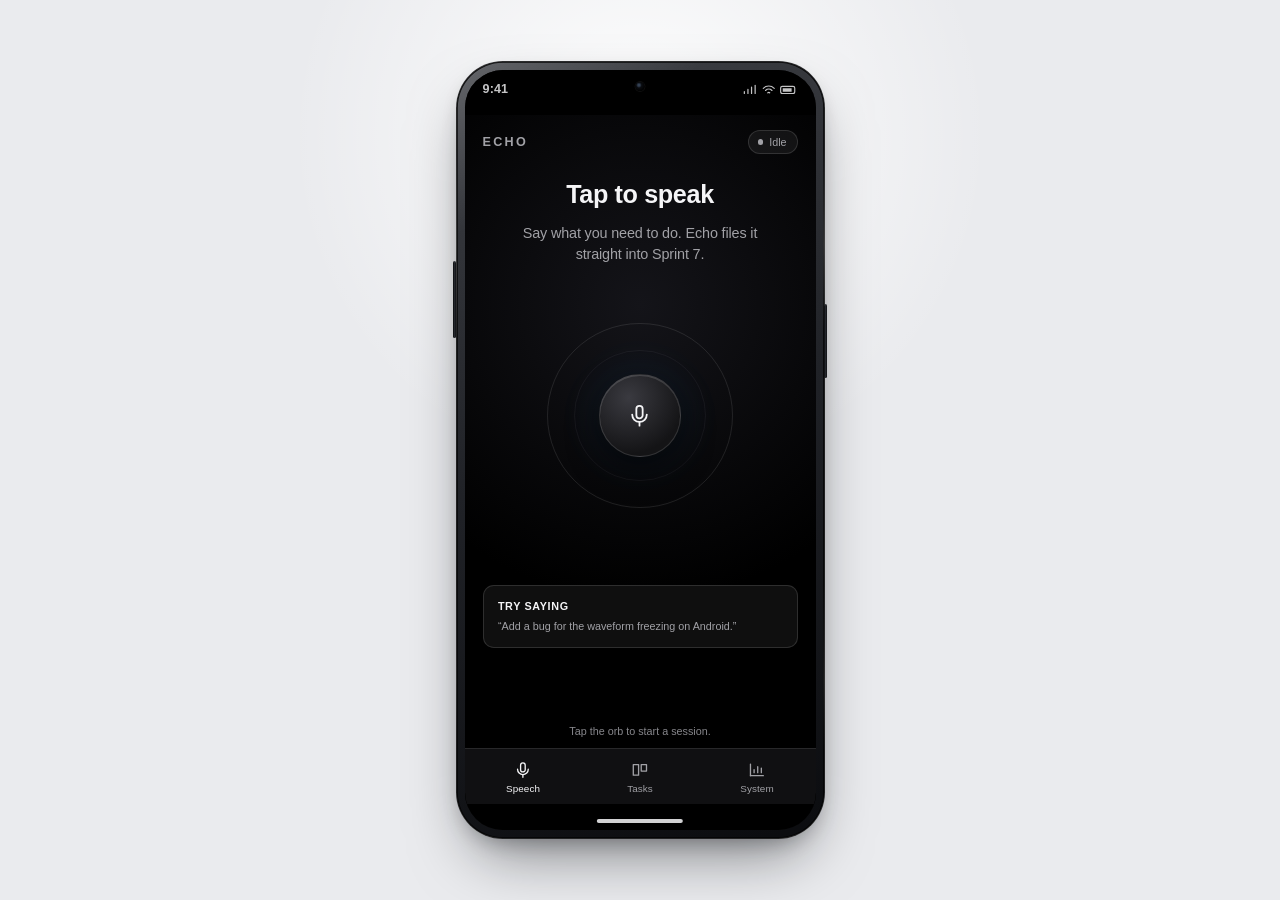
<file: docs/reference.html>
<!doctype html>
<html lang="en">
<head>
<meta charset="utf-8" />
<meta name="viewport" content="width=device-width, initial-scale=1" />
<meta name="color-scheme" content="light" />
<meta name="theme-color" content="#000000" />
<title>Echo — voice task manager</title>
<style>
/* ═══════════════════════════════════════════════════════════════════
   Design system tokens — design-systems/apple/tokens.css, pasted
   verbatim. Every colour, size, radius and motion value below the
   token block resolves through var(--*).
   ═══════════════════════════════════════════════════════════════════ */
:root {
  --bg: #ffffff;
  --surface: #f5f5f7;
  --surface-warm: #fbfbfd;

  --fg: #1d1d1f;
  --fg-2: #424245;
  --muted: #6e6e73;
  --meta: #86868b;

  --border: #d2d2d7;
  --border-soft: #e8e8ed;

  --accent: #0071e3;
  --accent-on: #ffffff;
  --accent-hover: #0077ed;
  --accent-active: #0066cc;

  --success: #16a34a;
  --warn:    #eab308;
  --danger:  #dc2626;

  --font-display:
    "SF Pro Display", "SF Pro Icons", "Helvetica Neue", Helvetica, Arial, sans-serif;
  --font-body:
    "SF Pro Text", "SF Pro Icons", "Helvetica Neue", Helvetica, Arial, sans-serif;
  --font-mono:
    "SF Mono", ui-monospace, "JetBrains Mono", Menlo, Monaco, Consolas, monospace;

  --text-xs:   12px;
  --text-sm:   14px;
  --text-base: 17px;
  --text-lg:   21px;
  --text-xl:   28px;
  --text-2xl:  40px;
  --text-3xl:  56px;
  --text-4xl:  80px;

  --leading-body:  1.47;
  --leading-tight: 1.05;

  --tracking-display: -0.015em;

  --space-1:  4px;
  --space-2:  8px;
  --space-3:  12px;
  --space-4:  16px;
  --space-5:  20px;
  --space-6:  24px;
  --space-8:  32px;
  --space-12: 48px;

  --section-y-desktop: 100px;
  --section-y-tablet:  64px;
  --section-y-phone:   40px;

  --radius-sm:   8px;
  --radius-md:   12px;
  --radius-lg:   18px;
  --radius-pill: 980px;

  --elev-flat:   none;
  --elev-ring:   0 0 0 1px var(--border);
  --elev-raised: 0 12px 32px rgba(0, 0, 0, 0.08);

  --focus-ring: 0 0 0 4px color-mix(in oklab, var(--accent), transparent 65%);

  --motion-fast:   150ms;
  --motion-base:   220ms;
  --ease-standard: cubic-bezier(0.28, 0, 0.22, 1);

  --container-max:            1024px;
  --container-gutter-desktop: 22px;
  --container-gutter-tablet:  18px;
  --container-gutter-phone:   16px;
}

/* ─── App tokens ───────────────────────────────────────────────────
   All chromatic values for the Echo surfaces live here so no raw
   colour appears in a selector. */
:root {
  --stage:            #000000;
  --stage-raised:     #141416;
  --stage-card:       #1c1c1f;
  --stage-fg:         #f5f5f7;
  --stage-fg-2:       #a1a1a6;
  --stage-line:       rgba(255, 255, 255, 0.13);
  --stage-line-strong:rgba(255, 255, 255, 0.28);
  --stage-fill:       rgba(255, 255, 255, 0.06);
  --stage-glow:       radial-gradient(circle at 50% 30%, #141419 0%, #000000 62%);
  --stage-shadow:     0 18px 44px rgba(0, 0, 0, 0.45);

  --wave:             #2997ff;
  --wave-soft:        rgba(41, 151, 255, 0.34);
  --wave-glow:        radial-gradient(circle, rgba(41, 151, 255, 0.26) 0%, rgba(41, 151, 255, 0) 66%);
  --wave-glow-dim:    radial-gradient(circle, rgba(41, 151, 255, 0.15) 0%, rgba(41, 151, 255, 0) 66%);

  --ok:               #30d158;
  --alert:            #ffb340;
  --alert-soft:       rgba(255, 179, 64, 0.2);
  --alert-glow:       radial-gradient(circle, rgba(255, 179, 64, 0.2) 0%, rgba(255, 179, 64, 0) 66%);
  --alert-core:       linear-gradient(158deg, #2d2416 0%, #141416 78%);
  --alert-core-line:  rgba(255, 179, 64, 0.34);

  --accent-glow:      rgba(0, 113, 227, 0.42);
  --focus-ring-dark:  0 0 0 3px #0a84ff, 0 0 0 6px rgba(10, 132, 255, 0.3);
  --orb-core-bg:      radial-gradient(circle at 36% 28%, #3a3a40 0%, #141416 72%);
  --orb-core-on:      radial-gradient(circle at 34% 26%, #4aa6ff 0%, #0071e3 58%, #0066cc 100%);

  --pri-urgent:       #b3261e;
  --pri-high:         #8a4b00;
  --pri-med:          #424245;
  --pri-low:          #6e6e73;

  --scrim:            rgba(0, 0, 0, 0.44);
  --sheet:            #ffffff;
  --sheet-shadow:     0 -20px 54px rgba(0, 0, 0, 0.28);
  --alert-shadow:     0 26px 64px rgba(0, 0, 0, 0.34);

  --tab-bg:           rgba(252, 252, 253, 0.94);
  --tab-line:         rgba(0, 0, 0, 0.08);
  --tab-fg:           #6e6e73;
  --tab-on:           #1d1d1f;
  --tab-h:            62px;
}

/* ═══════════════════════════════════════════════════════════════════
   OD layout primitives — structure only, product CSS always wins.
   ═══════════════════════════════════════════════════════════════════ */
@layer od-layout {
  :where(.od-stack,.od-row,.od-row-top,.od-cluster,.od-grid,.od-field,.od-stat,.od-cell,.od-tile) > :where(*) { min-width: 0; }

  .od-stack   { display: flex; flex-direction: column; gap: var(--od-gap, 8px); }
  .od-row     { display: flex; align-items: center; gap: var(--od-gap, 8px); }
  .od-row-top { display: flex; align-items: flex-start; gap: var(--od-gap, 8px); }
  .od-cluster { display: flex; flex-wrap: wrap; align-items: center; gap: var(--od-gap, 8px); }
  .od-fill    { flex: 1 1 0; min-width: 0; }
  .od-fixed   { flex: none; }
  .od-grid    { display: grid; gap: var(--od-gap, 12px); grid-template-columns: repeat(var(--od-cols, 3), minmax(0, 1fr)); }

  .od-stat, .od-field, .od-cell { display: grid; gap: var(--od-gap, 2px); }
  :where(.od-stat,.od-field,.od-cell) > :where(*) { display: block; }
  .od-tile { display: grid; grid-template-rows: auto 1fr; }
  :where(.od-tile) > :where(*) { display: block; }

  .od-media { display: block; width: 100%; height: auto; aspect-ratio: var(--od-ratio, auto); }
  .od-media-cover { object-fit: cover; }

  .od-icon { display: inline-block; inline-size: var(--od-icon-size, 1em); block-size: var(--od-icon-size, 1em); flex: none; }

  .od-truncate { display: block; max-width: 100%; overflow: hidden; white-space: nowrap; text-overflow: ellipsis; }
  .od-clamp-2, .od-clamp-3 { display: -webkit-box; -webkit-box-orient: vertical; overflow: hidden; overflow-wrap: anywhere; }
  .od-clamp-2 { -webkit-line-clamp: 2; }
  .od-clamp-3 { -webkit-line-clamp: 3; }
  .od-lines-2 { min-height: calc(2 * 1.4em); }
  .od-nowrap  { white-space: nowrap; }
  .od-keep    { word-break: keep-all; overflow-wrap: anywhere; }

  .od-screen { display: grid; grid-template-rows: auto minmax(0, 1fr) auto; height: 100%; }
  .od-scroll { overflow-y: auto; overscroll-behavior: contain; min-height: 0; }

  .od-rail { display: flex; gap: var(--od-gap, 8px); overflow-x: auto; scroll-snap-type: x proximity; scrollbar-width: none;
             padding-inline: var(--od-rail-pad, 16px); scroll-padding-inline: var(--od-rail-pad, 16px); }
  .od-rail::-webkit-scrollbar { display: none; }
  :where(.od-rail) > :where(*) { flex: none; scroll-snap-align: start; }
  :where(.od-rail) > :where(:last-child) { margin-inline-end: var(--od-rail-pad, 16px); }

  .od-spacer { flex: none; visibility: hidden; pointer-events: none; }
  .od-touch  { min-width: 44px; min-height: 44px; }
}

/* ═══════════════════════════════════════════════════════════════════
   Handset shell — platform-neutral phone (Open Design staged shell).
   ═══════════════════════════════════════════════════════════════════ */
:root {
  --phone-screen-width: 390px;
  --phone-screen-height: 844px;
  --phone-bezel: 10px;
  --phone-outer-radius: 52px;
  --phone-screen-radius: 42px;
  --phone-safe-top: 50px;
  --phone-safe-bottom: 29px;
  --phone-system-fg: #17181a;
  --phone-screen-bg: #f8f8f9;
  --phone-stage-bg: #eaebee;
}

* { box-sizing: border-box; }
html, body { margin: 0; min-height: 100%; }
body {
  min-height: 100dvh;
  display: grid;
  place-items: center;
  padding: 32px;
  background:
    radial-gradient(circle at 50% 15%, rgba(255,255,255,.94), transparent 35%),
    var(--phone-stage-bg);
  color: #191a1d;
  font-family: system-ui, -apple-system, BlinkMacSystemFont, sans-serif;
}

.phone-frame {
  position: relative;
  width: calc(var(--phone-screen-width) + var(--phone-bezel) * 2);
  height: calc(var(--phone-screen-height) + var(--phone-bezel) * 2);
  padding: var(--phone-bezel);
  border-radius: var(--phone-outer-radius);
  background:
    linear-gradient(145deg, rgba(255,255,255,.2), transparent 17%),
    linear-gradient(160deg, #3f4146 0%, #202227 48%, #0b0c0f 100%);
  box-shadow:
    inset 0 0 0 1px rgba(255,255,255,.13),
    inset 0 0 0 2px rgba(0,0,0,.85),
    0 32px 68px -20px rgba(10,12,16,.52),
    0 10px 24px -10px rgba(10,12,16,.32);
  isolation: isolate;
}

.phone-frame::before,
.phone-frame::after {
  content: "";
  position: absolute;
  z-index: -1;
  top: 96px;
  bottom: 96px;
  width: 2px;
  background: linear-gradient(to bottom, transparent, rgba(255,255,255,.13) 16%, transparent 30%, transparent 72%, rgba(255,255,255,.07) 88%, transparent);
}
.phone-frame::before { left: 0; }
.phone-frame::after { right: 0; }

.hardware-button {
  position: absolute;
  width: 4px;
  border-radius: 3px;
  background: linear-gradient(90deg, #08090b, #2a2d33 60%, #08090b);
  box-shadow: inset 0 1px rgba(255,255,255,.08);
}
.hardware-button.volume { left: -3px; top: 222px; height: 86px; }
.hardware-button.power { right: -3px; top: 270px; height: 82px; }

.phone-screen {
  position: relative;
  width: var(--phone-screen-width);
  height: var(--phone-screen-height);
  overflow: hidden;
  border-radius: var(--phone-screen-radius);
  background: var(--phone-screen-bg);
  box-shadow: inset 0 0 0 1px rgba(255,255,255,.05);
}

.phone-content {
  position: absolute;
  inset: 0;
  overflow-x: hidden;
  overflow-y: auto;
  overscroll-behavior: contain;
  -webkit-overflow-scrolling: touch;
  scrollbar-width: none;
  padding-top: var(--phone-safe-top);
  padding-bottom: var(--phone-safe-bottom);
  background: var(--phone-screen-bg);
}
.phone-content::-webkit-scrollbar { display: none; }

.camera-dot {
  position: absolute;
  z-index: 20;
  top: 13px;
  left: 50%;
  width: 10px;
  height: 10px;
  transform: translateX(-50%);
  border-radius: 50%;
  background: radial-gradient(circle at 38% 35%, #344154 0 12%, #0a0c10 34%, #000 76%);
  box-shadow: 0 0 0 1px rgba(255,255,255,.06);
  pointer-events: none;
}

.status-bar {
  position: absolute;
  z-index: 15;
  inset: 0 0 auto;
  height: var(--phone-safe-top);
  display: grid;
  grid-template-columns: minmax(0, 1fr) 56px minmax(0, 1fr);
  align-items: start;
  padding: 14px 20px 0;
  color: var(--phone-system-fg);
  opacity: .8;
  pointer-events: none;
}
.status-time {
  justify-self: start;
  display: flex;
  align-items: center;
  height: 15px;
  font-size: 14px;
  font-weight: 560;
  line-height: 1;
  letter-spacing: .01em;
}
.status-cutout-zone { width: 56px; }
.status-icons {
  justify-self: end;
  display: inline-flex;
  align-items: center;
  height: 15px;
  gap: 6px;
}
.status-icons svg {
  display: block;
  flex: none;
  fill: none;
  stroke: currentColor;
  stroke-width: 1.35;
  stroke-linecap: round;
  stroke-linejoin: round;
}
.status-icons .connectivity { width: 15px; height: 12px; }
.status-icons .wifi { width: 15px; height: 12px; }
.status-icons .battery { width: 19px; height: 11px; }

.gesture-indicator {
  position: absolute;
  z-index: 20;
  left: 50%;
  bottom: 8px;
  width: 96px;
  height: 4px;
  transform: translateX(-50%);
  border-radius: 99px;
  background: var(--phone-system-fg);
  opacity: .86;
  pointer-events: none;
}

@media (max-height: 927px) { .phone-frame { zoom: 0.9; } }
@media (max-height: 840px) { .phone-frame { zoom: 0.82; } }
@media (max-height: 771px) { .phone-frame { zoom: 0.74; } }
@media (max-height: 702px) { .phone-frame { zoom: 0.66; } }
@media (max-width: 480px) {
  body { padding: 0; display: block; }
  .phone-frame { width: 100%; height: 100dvh; padding: 0; border-radius: 0; background: none; box-shadow: none; zoom: 1; }
  .phone-frame::before, .phone-frame::after, .hardware-button { display: none; }
  .phone-screen { width: 100%; height: 100%; border-radius: 0; }
}

/* ═══════════════════════════════════════════════════════════════════
   Echo — app shell
   ═══════════════════════════════════════════════════════════════════ */
[hidden] { display: none !important; }

body {
  font-family: var(--font-body);
  color: var(--fg);
  -webkit-font-smoothing: antialiased;
  -moz-osx-font-smoothing: grayscale;
}

body[data-screen="speech"] {
  --phone-system-fg: var(--stage-fg);
  --phone-screen-bg: var(--stage);
  --tab-bg: rgba(18, 18, 20, 0.94);
  --tab-line: rgba(255, 255, 255, 0.10);
  --tab-fg: var(--stage-fg-2);
  --tab-on: var(--stage-fg);
}
body[data-screen="tasks"],
body[data-screen="system"] {
  --phone-screen-bg: var(--surface);
}

.phone-content { padding: 0; overflow: hidden; }

.app {
  position: relative;
  display: grid;
  grid-template-rows: minmax(0, 1fr) auto;
  height: 100%;
  padding-top: var(--phone-safe-top);
  padding-bottom: var(--phone-safe-bottom);
  background: transparent;
  color: var(--fg);
}

.screens { position: relative; min-height: 0; overflow: hidden; }

.screen {
  position: absolute;
  inset: 0;
  background: var(--surface);
}
.screen--speech {
  display: flex;
  flex-direction: column;
  padding: var(--space-2) var(--space-5) 0;
  background: var(--stage-glow);
  color: var(--stage-fg);
  overflow: hidden;
}
.screen .scroll {
  height: 100%;
  overflow-y: auto;
  overscroll-behavior: contain;
  -webkit-overflow-scrolling: touch;
  scrollbar-width: none;
}
.screen .scroll::-webkit-scrollbar { display: none; }

/* ─── Tab bar ────────────────────────────────────────────────────── */
.tabbar {
  display: grid;
  grid-template-columns: repeat(3, minmax(0, 1fr));
  height: var(--tab-h);
  background: var(--tab-bg);
  border-top: 1px solid var(--tab-line);
  -webkit-backdrop-filter: saturate(180%) blur(20px);
  backdrop-filter: saturate(180%) blur(20px);
}
.tab {
  display: flex;
  flex-direction: column;
  align-items: center;
  justify-content: center;
  gap: 4px;
  min-height: 44px;
  padding: 6px 4px 4px;
  color: var(--tab-fg);
  text-decoration: none;
  font-size: 11px;
  font-weight: 500;
  letter-spacing: .01em;
  border-radius: var(--radius-md);
  transition: color var(--motion-fast) var(--ease-standard);
}
.tab:hover { color: var(--tab-on); }
.tab[aria-current="page"] { color: var(--tab-on); }
.tab:focus-visible {
  outline: none;
  box-shadow: var(--focus-ring);
}
body[data-screen="speech"] .tab:focus-visible { box-shadow: var(--focus-ring-dark); }

/* ─── Speech screen ──────────────────────────────────────────────── */
.voice-top {
  display: flex;
  align-items: center;
  justify-content: space-between;
  gap: var(--space-3);
  padding-top: var(--space-2);
}
.voice-brand {
  font-family: var(--font-display);
  font-size: var(--text-sm);
  font-weight: 600;
  letter-spacing: .18em;
  text-transform: uppercase;
  color: var(--stage-fg-2);
}
.state-pill {
  display: inline-flex;
  align-items: center;
  gap: 7px;
  padding: 6px 11px 6px 9px;
  border: 1px solid var(--stage-line);
  border-radius: var(--radius-pill);
  background: var(--stage-fill);
  font-size: var(--text-xs);
  font-weight: 500;
  color: var(--stage-fg-2);
}
.state-pill .dot {
  width: 6px;
  height: 6px;
  border-radius: 50%;
  background: var(--stage-fg-2);
  transition: background-color var(--motion-fast) var(--ease-standard);
}
.screen--speech[data-state="active"] .state-pill .dot { background: var(--wave); }
.screen--speech[data-state="listening"] .state-pill .dot {
  background: var(--wave);
  box-shadow: 0 0 0 4px var(--wave-soft);
}
.screen--speech[data-state="response"] .state-pill .dot { background: var(--ok); }
.screen--speech[data-state="error"] .state-pill .dot { background: var(--alert); }

.voice-copy {
  text-align: center;
  max-width: 306px;
  margin: 12px auto 0;
}
.voice-headline {
  margin: 0;
  min-height: 64px;
  display: flex;
  align-items: center;
  justify-content: center;
  font-family: var(--font-display);
  font-size: var(--text-xl);
  font-weight: 600;
  line-height: 1.14;
  letter-spacing: var(--tracking-display);
  color: var(--stage-fg);
}
.voice-text {
  margin: 0;
  min-height: 74px;
  color: var(--stage-fg-2);
  font-size: 16px;
  line-height: 1.47;
  letter-spacing: -0.01em;
}
.screen--speech[data-state="listening"] .voice-text {
  display: -webkit-box;
  -webkit-box-orient: vertical;
  -webkit-line-clamp: 3;
  overflow: hidden;
  overflow-wrap: anywhere;
  color: var(--stage-fg);
}
.screen--speech[data-state="listening"] .voice-text::after {
  content: "";
  display: inline-block;
  width: 2px;
  height: 1em;
  margin-left: 2px;
  vertical-align: -0.14em;
  background: var(--wave);
  animation: caret 1s steps(2, end) infinite;
}
.screen--speech[data-state="error"] .voice-text { color: var(--stage-fg-2); }

/* orb */
.orb-stage {
  flex: 1 1 auto;
  display: grid;
  place-items: center;
  min-height: 0;
  padding: 6px 0;
}
.orb {
  position: relative;
  width: 222px;
  height: 222px;
  display: grid;
  place-items: center;
  padding: 0;
  border: none;
  border-radius: 50%;
  background: transparent;
  cursor: pointer;
  -webkit-tap-highlight-color: transparent;
}
.orb:focus-visible { outline: none; }
.orb:focus-visible .orb-core { box-shadow: var(--focus-ring-dark); }
.orb-halo {
  position: absolute;
  width: 178px;
  height: 178px;
  border-radius: 50%;
  background: var(--wave-glow-dim);
  filter: blur(8px);
  opacity: .65;
  animation: halo 6.5s ease-in-out infinite;
}
.orb-ring {
  position: absolute;
  inset: 8px;
  border-radius: 50%;
  border: 1px solid var(--stage-line);
  opacity: .8;
}
.orb-ring.inner {
  inset: 38px;
  border-color: var(--stage-fill);
}
.orb-arc {
  position: absolute;
  inset: 20px;
  border-radius: 50%;
  border: 1px dashed var(--stage-line);
  opacity: 0;
  transition: opacity var(--motion-base) var(--ease-standard);
}
.orb-core {
  position: relative;
  display: grid;
  place-items: center;
  width: 92px;
  height: 92px;
  border-radius: 50%;
  border: 1px solid var(--stage-line);
  background: var(--orb-core-bg);
  color: var(--stage-fg);
  box-shadow:
    0 14px 34px rgba(0, 0, 0, 0.55),
    inset 0 1px 0 rgba(255, 255, 255, 0.14);
  transition:
    background var(--motion-base) var(--ease-standard),
    box-shadow var(--motion-base) var(--ease-standard),
    transform var(--motion-base) var(--ease-standard);
}
.orb-core .od-icon { display: none; }
.screen--speech[data-state="idle"] .orb-core .ic-idle,
.screen--speech[data-state="active"] .orb-core .ic-idle,
.screen--speech[data-state="listening"] .orb-core .ic-idle { display: block; }
.screen--speech[data-state="response"] .orb-core .ic-done { display: block; }
.screen--speech[data-state="error"] .orb-core .ic-error { display: block; }

.screen--speech[data-state="active"] .orb-halo { animation-duration: 2.4s; opacity: .9; }
.screen--speech[data-state="active"] .orb-arc { opacity: 1; animation: spin 7s linear infinite; border-color: var(--wave-soft); }
.screen--speech[data-state="active"] .orb-core { transform: scale(1.06); }

.screen--speech[data-state="listening"] .orb-halo { animation-duration: 1.5s; opacity: 1; background: var(--wave-glow); }
.screen--speech[data-state="listening"] .orb-arc { opacity: 1; animation: spin 3.6s linear infinite; border-color: var(--wave-soft); }
.screen--speech[data-state="listening"] .orb-core {
  transform: scale(1.1);
  border-color: var(--wave-soft);
  box-shadow:
    0 18px 44px rgba(0, 0, 0, 0.6),
    0 0 0 10px rgba(41, 151, 255, 0.08);
}

.screen--speech[data-state="response"] .orb-halo { animation: none; opacity: .55; background: var(--wave-glow); }
.screen--speech[data-state="response"] .orb-core {
  background: var(--orb-core-on);
  border-color: transparent;
  color: var(--accent-on);
  box-shadow: 0 16px 46px var(--accent-glow);
}

.screen--speech[data-state="error"] .orb-halo { animation: none; opacity: .7; background: var(--alert-glow); }
.screen--speech[data-state="error"] .orb-arc { opacity: 1; animation: none; border-color: var(--alert-soft); }
.screen--speech[data-state="error"] .orb-core {
  background: var(--alert-core);
  border-color: var(--alert-core-line);
  color: var(--alert);
}

@keyframes halo {
  0%, 100% { transform: scale(.94); opacity: .5; }
  50%      { transform: scale(1.06); opacity: .92; }
}
@keyframes spin { to { transform: rotate(360deg); } }
@keyframes caret { 50% { opacity: 0; } }

/* waveform */
.wave {
  display: flex;
  align-items: center;
  justify-content: center;
  gap: 3px;
  height: 44px;
  opacity: 0;
  transition: opacity var(--motion-fast) var(--ease-standard);
}
.screen--speech[data-state="listening"] .wave { opacity: 1; }
.wave span {
  display: block;
  width: 3px;
  height: calc(var(--h) * 34px);
  border-radius: 2px;
  background: var(--wave);
  transform: scaleY(.4);
  transform-origin: center;
}
.screen--speech[data-state="listening"] .wave span {
  animation: bar var(--dur) var(--ease-standard) infinite alternate;
  animation-delay: var(--delay);
}
@keyframes bar {
  from { transform: scaleY(.3); }
  to   { transform: scaleY(1); }
}

/* result slot */
.voice-slot {
  min-height: 160px;
  display: flex;
  flex-direction: column;
  justify-content: flex-start;
  gap: var(--space-2);
  padding-top: var(--space-1);
}
.voice-hint {
  margin: 0;
  min-height: 18px;
  padding-bottom: var(--space-3);
  text-align: center;
  font-size: var(--text-xs);
  color: var(--meta);
}
.slot-note {
  margin: 0;
  padding: 14px 16px;
  border: 1px dashed var(--stage-line);
  border-radius: var(--radius-md);
  color: var(--stage-fg-2);
  font-size: var(--text-xs);
  text-align: center;
}
.slot-tip {
  margin: 0;
  padding: 14px 16px;
  border: 1px solid var(--stage-line);
  border-radius: var(--radius-md);
  background: var(--stage-fill);
  color: var(--stage-fg-2);
  font-size: var(--text-xs);
  line-height: 1.5;
}
.slot-tip b {
  display: block;
  margin-bottom: 4px;
  color: var(--stage-fg);
  font-size: var(--text-xs);
  font-weight: 600;
  letter-spacing: .06em;
  text-transform: uppercase;
}

.capture-card {
  display: grid;
  gap: 10px;
  padding: 14px;
  border: 1px solid var(--stage-line);
  border-radius: var(--radius-lg);
  background: var(--stage-card);
  box-shadow: var(--stage-shadow);
  animation: card-in var(--motion-base) var(--ease-standard);
}
@keyframes card-in {
  from { opacity: 0; transform: translateY(8px); }
  to   { opacity: 1; transform: translateY(0); }
}
.capture-title {
  margin: 0;
  font-family: var(--font-display);
  font-size: 17px;
  font-weight: 600;
  line-height: 1.24;
  letter-spacing: -0.01em;
  color: var(--stage-fg);
  display: -webkit-box;
  -webkit-box-orient: vertical;
  -webkit-line-clamp: 2;
  overflow: hidden;
  overflow-wrap: anywhere;
}
.capture-tags { display: flex; flex-wrap: wrap; gap: 6px; }
.tag {
  padding: 4px 9px;
  border: 1px solid var(--stage-line);
  border-radius: var(--radius-pill);
  background: var(--stage-fill);
  color: var(--stage-fg-2);
  font-size: 11px;
  font-weight: 500;
  letter-spacing: .01em;
  white-space: nowrap;
}
.capture-actions {
  display: grid;
  grid-template-columns: 1fr auto;
  gap: var(--space-2);
}
.btn-voice {
  min-height: 44px;
  padding: 0 18px;
  border: none;
  border-radius: var(--radius-pill);
  background: var(--accent);
  color: var(--accent-on);
  font-family: var(--font-body);
  font-size: 15px;
  font-weight: 500;
  cursor: pointer;
  transition: background-color var(--motion-fast) var(--ease-standard), transform var(--motion-fast) var(--ease-standard);
}
.btn-voice:hover { background: var(--accent-hover); }
.btn-voice:active { background: var(--accent-active); transform: scale(.98); }
.btn-voice:focus-visible { outline: none; box-shadow: var(--focus-ring-dark); }
.btn-voice-ghost {
  min-height: 44px;
  padding: 0 16px;
  border: 1px solid var(--stage-line);
  border-radius: var(--radius-pill);
  background: transparent;
  color: var(--stage-fg-2);
  font-family: var(--font-body);
  font-size: 15px;
  font-weight: 500;
  cursor: pointer;
  transition: color var(--motion-fast) var(--ease-standard), border-color var(--motion-fast) var(--ease-standard);
}
.btn-voice-ghost:hover { color: var(--stage-fg); border-color: var(--stage-line-strong); }
.btn-voice-ghost:focus-visible { outline: none; box-shadow: var(--focus-ring-dark); }

.slot-error {
  display: flex;
  gap: 10px;
  align-items: flex-start;
  padding: 12px 14px;
  border: 1px solid var(--alert-core-line);
  border-radius: var(--radius-md);
  background: var(--stage-fill);
  color: var(--stage-fg-2);
  font-size: var(--text-xs);
  line-height: 1.45;
}
.slot-error .od-icon { color: var(--alert); margin-top: 1px; }
.slot-error p { margin: 0; }

/* ─── Tasks screen ───────────────────────────────────────────────── */
.page-head { padding: var(--space-5) var(--space-5) 0; }
.eyebrow {
  margin: 0 0 6px;
  font-size: 11px;
  font-weight: 600;
  letter-spacing: .09em;
  text-transform: uppercase;
  color: var(--muted);
}
.page-title {
  margin: 0;
  font-family: var(--font-display);
  font-size: var(--text-xl);
  font-weight: 600;
  line-height: 1.14;
  letter-spacing: var(--tracking-display);
  color: var(--fg);
}
.page-sub {
  margin: 6px 0 0;
  font-size: var(--text-sm);
  line-height: 1.4;
  color: var(--muted);
}

.sprint-meter { margin-top: var(--space-4); }
.meter-label {
  font-size: var(--text-xs);
  font-weight: 600;
  color: var(--fg-2);
  font-variant-numeric: tabular-nums;
}
.meter-pct {
  margin-left: auto;
  font-size: var(--text-xs);
  color: var(--muted);
  font-variant-numeric: tabular-nums;
}
.meter {
  height: 5px;
  margin-top: 7px;
  border-radius: 99px;
  background: var(--border-soft);
  overflow: hidden;
}
.meter-fill {
  display: block;
  height: 100%;
  width: 0;
  border-radius: 99px;
  background: var(--accent);
  transition: width var(--motion-base) var(--ease-standard);
}

.segmented-wrap {
  position: sticky;
  top: 0;
  z-index: 4;
  padding: var(--space-4) var(--space-5) var(--space-3);
  background: var(--surface);
}
.segmented {
  position: relative;
  display: grid;
  grid-template-columns: 1fr 1fr;
  padding: 3px;
  border-radius: var(--radius-pill);
  background: var(--border-soft);
}
.seg-thumb {
  position: absolute;
  top: 3px;
  left: 3px;
  width: calc(50% - 3px);
  height: calc(100% - 6px);
  border-radius: var(--radius-pill);
  background: var(--bg);
  box-shadow: 0 1px 3px rgba(0, 0, 0, .1);
  transform: translateX(var(--seg-x, 0));
  transition: transform var(--motion-base) var(--ease-standard);
}
.seg {
  position: relative;
  z-index: 1;
  min-height: 36px;
  border: none;
  background: transparent;
  border-radius: var(--radius-pill);
  font-family: var(--font-body);
  font-size: var(--text-sm);
  font-weight: 500;
  color: var(--muted);
  cursor: pointer;
  transition: color var(--motion-fast) var(--ease-standard);
}
.seg[aria-selected="true"] { color: var(--fg); }
.seg:focus-visible { outline: none; box-shadow: var(--focus-ring); }

.board {
  --od-rail-pad: 20px;
  --od-gap: 12px;
  padding-block: 2px var(--space-3);
  align-items: flex-start;
}
.col { width: min(76%, 268px); }
.col-head {
  display: flex;
  align-items: center;
  gap: 6px;
  padding: 4px 2px 8px;
}
.col-name {
  margin: 0;
  font-size: var(--text-xs);
  font-weight: 600;
  letter-spacing: .08em;
  text-transform: uppercase;
  color: var(--fg-2);
}
.col-count {
  min-width: 18px;
  padding: 1px 5px;
  border-radius: 99px;
  background: var(--border-soft);
  color: var(--muted);
  font-size: 11px;
  font-weight: 600;
  text-align: center;
}
.col-pts {
  margin-left: auto;
  font-size: 11px;
  color: var(--muted);
  font-variant-numeric: tabular-nums;
}
.col-cards { display: grid; gap: var(--space-2); }

.task-card {
  display: block;
  width: 100%;
  padding: 11px 12px;
  border: 1px solid var(--border-soft);
  border-radius: 14px;
  background: var(--bg);
  color: var(--fg);
  text-align: left;
  font-family: var(--font-body);
  cursor: pointer;
  transition: box-shadow var(--motion-base) var(--ease-standard), border-color var(--motion-fast) var(--ease-standard);
}
.task-card:hover { box-shadow: var(--elev-raised); border-color: var(--border); }
.task-card:active { transform: scale(.99); }
.task-card:focus-visible { outline: none; box-shadow: var(--focus-ring); }

.card-top {
  display: flex;
  align-items: center;
  justify-content: space-between;
  gap: var(--space-2);
  margin-bottom: 5px;
}
.card-id {
  font-family: var(--font-mono);
  font-size: 10px;
  letter-spacing: .06em;
  color: var(--meta);
}
.pts-chip {
  display: inline-block;
  min-width: 20px;
  padding: 1px 6px;
  border-radius: 6px;
  background: var(--surface);
  color: var(--fg-2);
  font-size: 11px;
  font-weight: 600;
  text-align: center;
  font-variant-numeric: tabular-nums;
}
.card-title {
  display: -webkit-box;
  -webkit-box-orient: vertical;
  -webkit-line-clamp: 2;
  overflow: hidden;
  overflow-wrap: anywhere;
  font-size: 15px;
  font-weight: 600;
  line-height: 1.32;
  letter-spacing: -0.01em;
}
.card-meta {
  display: flex;
  flex-wrap: wrap;
  align-items: center;
  gap: 6px;
  margin-top: 8px;
}
.pri {
  display: inline-flex;
  align-items: center;
  gap: 5px;
  padding: 2px 7px 2px 6px;
  border-radius: var(--radius-pill);
  font-size: 10px;
  font-weight: 600;
  letter-spacing: .01em;
  white-space: nowrap;
}
.pri-dot {
  width: 6px;
  height: 6px;
  border-radius: 50%;
  background: currentColor;
  flex: none;
}
.pri--urgent { color: var(--pri-urgent); background: color-mix(in oklab, var(--pri-urgent), transparent 92%); }
.pri--high   { color: var(--pri-high);   background: color-mix(in oklab, var(--pri-high), transparent 92%); }
.pri--med    { color: var(--pri-med);    background: color-mix(in oklab, var(--fg), transparent 94%); }
.pri--low    { color: var(--pri-low);    background: color-mix(in oklab, var(--fg), transparent 95%); }
.epic {
  font-size: 10px;
  color: var(--muted);
  white-space: nowrap;
}
.avatar {
  display: inline-grid;
  place-items: center;
  width: 22px;
  height: 22px;
  margin-left: auto;
  border-radius: 50%;
  background: var(--surface);
  border: 1px solid var(--border-soft);
  font-size: 9px;
  font-weight: 600;
  letter-spacing: .02em;
  color: var(--fg-2);
}

.col-empty {
  margin: 0;
  padding: 14px 12px;
  border: 1px dashed var(--border);
  border-radius: 14px;
  color: var(--muted);
  font-size: var(--text-xs);
  line-height: 1.45;
}
.col-add {
  display: flex;
  align-items: center;
  justify-content: center;
  gap: 6px;
  width: 100%;
  min-height: 44px;
  margin-top: 2px;
  border: 1px dashed var(--border);
  border-radius: 14px;
  background: transparent;
  color: var(--muted);
  font-family: var(--font-body);
  font-size: var(--text-xs);
  font-weight: 500;
  cursor: pointer;
  transition: color var(--motion-fast) var(--ease-standard), border-color var(--motion-fast) var(--ease-standard);
}
.col-add:hover { color: var(--fg); border-color: var(--meta); }
.col-add:focus-visible { outline: none; box-shadow: var(--focus-ring); }

.board-hint {
  margin: 0;
  padding: 0 var(--space-5) var(--space-6);
  font-size: 11px;
  color: var(--meta);
}

/* backlog */
.filters {
  display: flex;
  gap: var(--space-2);
  padding: 4px var(--space-5) var(--space-3);
}
.chip {
  min-height: 36px;
  padding: 0 14px;
  border: 1px solid var(--border);
  border-radius: var(--radius-pill);
  background: transparent;
  color: var(--fg-2);
  font-family: var(--font-body);
  font-size: var(--text-xs);
  font-weight: 500;
  cursor: pointer;
  transition: background-color var(--motion-fast) var(--ease-standard), color var(--motion-fast) var(--ease-standard);
}
.chip:hover { background: var(--bg); }
.chip[aria-pressed="true"] { background: var(--fg); border-color: var(--fg); color: var(--bg); }
.chip:focus-visible { outline: none; box-shadow: var(--focus-ring); }

.backlog { padding: 0 var(--space-5) var(--space-6); display: grid; gap: var(--space-4); }
.epic-group { display: grid; gap: 6px; }
.epic-head {
  display: flex;
  align-items: center;
  justify-content: space-between;
  gap: var(--space-2);
  padding: 0 2px 2px;
}
.epic-name {
  margin: 0;
  font-size: 11px;
  font-weight: 600;
  letter-spacing: .08em;
  text-transform: uppercase;
  color: var(--muted);
}
.epic-pts { font-size: 11px; color: var(--meta); font-variant-numeric: tabular-nums; }
.backlog-row {
  display: flex;
  align-items: center;
  gap: var(--space-3);
  width: 100%;
  padding: 11px 12px;
  border: 1px solid var(--border-soft);
  border-radius: var(--radius-md);
  background: var(--bg);
  color: var(--fg);
  text-align: left;
  font-family: var(--font-body);
  cursor: pointer;
  transition: border-color var(--motion-fast) var(--ease-standard), box-shadow var(--motion-base) var(--ease-standard);
}
.backlog-row:hover { border-color: var(--border); box-shadow: var(--elev-raised); }
.backlog-row:focus-visible { outline: none; box-shadow: var(--focus-ring); }
.row-main { display: grid; gap: 3px; flex: 1 1 auto; min-width: 0; }
.row-title {
  font-size: 15px;
  font-weight: 500;
  line-height: 1.3;
  display: -webkit-box;
  -webkit-box-orient: vertical;
  -webkit-line-clamp: 2;
  overflow: hidden;
  overflow-wrap: anywhere;
}
.row-sub { font-size: 11px; color: var(--meta); }
.row-right { display: flex; align-items: center; gap: 6px; flex: none; }
.status {
  display: inline-flex;
  align-items: center;
  gap: 5px;
  font-size: 10px;
  font-weight: 500;
  color: var(--muted);
  white-space: nowrap;
}
.status .dot { width: 5px; height: 5px; border-radius: 50%; background: currentColor; }
.status--todo { color: var(--pri-med); }
.status--prog { color: var(--accent-active); }
.status--review { color: var(--pri-high); }
.status--done { color: var(--success); }

/* ─── System screen ──────────────────────────────────────────────── */
.page-head--plain { padding-bottom: var(--space-2); }
.stats {
  display: grid;
  grid-template-columns: 1fr 1fr;
  gap: 10px;
  padding: var(--space-4) var(--space-5) 0;
}
.stat-card {
  padding: 13px 14px 14px;
  border: 1px solid var(--border-soft);
  border-radius: var(--radius-lg);
  background: var(--bg);
}
.stat-num {
  font-family: var(--font-display);
  font-size: 30px;
  font-weight: 600;
  line-height: 1.1;
  letter-spacing: -0.02em;
  color: var(--fg);
  white-space: nowrap;
}
.stat-num .unit {
  font-size: 15px;
  font-weight: 600;
  letter-spacing: 0;
  color: var(--muted);
  margin-left: 2px;
}
.stat-cap { margin-top: 2px; font-size: var(--text-xs); font-weight: 500; color: var(--fg-2); }
.stat-note { margin-top: 1px; font-size: 11px; color: var(--meta); }

.panel {
  margin: var(--space-4) var(--space-5) 0;
  padding: var(--space-4);
  border: 1px solid var(--border-soft);
  border-radius: var(--radius-lg);
  background: var(--bg);
}
.panel-head {
  display: flex;
  align-items: baseline;
  justify-content: space-between;
  gap: var(--space-2);
}
.panel-title {
  margin: 0;
  font-family: var(--font-display);
  font-size: 17px;
  font-weight: 600;
  letter-spacing: -0.01em;
  color: var(--fg);
}
.panel-meta { font-size: 11px; color: var(--meta); }

.panel--dark {
  border-color: transparent;
  background: var(--stage);
  color: var(--stage-fg);
}
.panel--dark .panel-title { color: var(--stage-fg); }
.panel--dark .panel-meta { color: var(--stage-fg-2); }
.burn-total {
  margin: 10px 0 14px;
  font-family: var(--font-display);
  font-size: var(--text-2xl);
  font-weight: 600;
  line-height: 1.05;
  letter-spacing: -0.025em;
  color: var(--stage-fg);
}
.burn-unit { font-size: var(--text-sm); font-weight: 400; letter-spacing: 0; color: var(--stage-fg-2); }
.chart { display: block; width: 100%; height: auto; }
.chart-bar { fill: var(--wave); }
.chart-base { stroke: rgba(255, 255, 255, 0.14); stroke-width: 1; }
.chart-axis {
  display: grid;
  grid-template-columns: repeat(7, 1fr);
  margin-top: 6px;
  font-size: 10px;
  color: var(--stage-fg-2);
  text-align: center;
}
.model-list {
  list-style: none;
  margin: 14px 0 0;
  padding: 0;
  display: grid;
  gap: 0;
}
.model-row {
  display: grid;
  grid-template-columns: minmax(0, 1fr) auto auto;
  align-items: center;
  gap: 10px;
  padding: 9px 0;
  border-top: 1px solid rgba(255, 255, 255, 0.09);
}
.model-name {
  font-size: var(--text-xs);
  font-weight: 500;
  color: var(--stage-fg);
  min-width: 0;
}
.model-name em {
  display: block;
  font-style: normal;
  font-size: 11px;
  font-weight: 400;
  color: var(--stage-fg-2);
}
.model-num, .model-cost {
  font-family: var(--font-mono);
  font-size: 11px;
  color: var(--stage-fg-2);
  text-align: right;
  font-variant-numeric: tabular-nums;
}
.model-cost { min-width: 42px; }

.storage-bar {
  display: flex;
  gap: 2px;
  height: 8px;
  margin: 14px 0 12px;
  border-radius: 99px;
  overflow: hidden;
  background: var(--border-soft);
}
.seg-bar { display: block; height: 100%; }
.seg-vectors { background: var(--accent); }
.seg-transcripts { background: var(--fg-2); }
.seg-tasks { background: var(--meta); }
.seg-cache { background: var(--border); }
.legend { list-style: none; margin: 0; padding: 0; display: grid; gap: 7px; }
.legend li { display: flex; align-items: center; gap: 8px; font-size: var(--text-xs); }
.sw { width: 8px; height: 8px; border-radius: 2px; flex: none; }
.legend-label { color: var(--fg-2); }
.legend-num { margin-left: auto; color: var(--muted); font-variant-numeric: tabular-nums; }

.kv { list-style: none; margin: 12px 0 0; padding: 0; }
.kv-row {
  display: flex;
  align-items: baseline;
  justify-content: space-between;
  gap: var(--space-3);
  padding: 9px 0;
  border-top: 1px solid var(--border-soft);
  font-size: var(--text-xs);
}
.kv-row > span:first-child { color: var(--muted); }
.kv-row > span:last-child { color: var(--fg); text-align: right; }

.panel-actions { display: grid; gap: var(--space-2); margin-top: var(--space-4); }
.btn-line {
  min-height: 44px;
  padding: 0 16px;
  border: 1px solid var(--border);
  border-radius: var(--radius-pill);
  background: transparent;
  color: var(--fg);
  font-family: var(--font-body);
  font-size: var(--text-sm);
  font-weight: 500;
  cursor: pointer;
  transition: background-color var(--motion-fast) var(--ease-standard), border-color var(--motion-fast) var(--ease-standard);
}
.btn-line:hover { background: var(--surface); border-color: var(--meta); }
.btn-line:focus-visible { outline: none; box-shadow: var(--focus-ring); }
.btn-danger {
  min-height: 44px;
  border: none;
  background: transparent;
  color: var(--danger);
  font-family: var(--font-body);
  font-size: var(--text-sm);
  font-weight: 500;
  cursor: pointer;
  border-radius: var(--radius-pill);
}
.btn-danger:hover { background: color-mix(in oklab, var(--danger), transparent 94%); }
.btn-danger:focus-visible { outline: none; box-shadow: 0 0 0 3px color-mix(in oklab, var(--danger), transparent 70%); }

.sys-foot {
  margin: var(--space-4) var(--space-5) var(--space-6);
  font-size: 11px;
  line-height: 1.5;
  color: var(--meta);
}

/* ─── Sheets & alerts ────────────────────────────────────────────── */
.sheet-layer {
  position: absolute;
  top: calc(-1 * var(--phone-safe-top));
  right: 0;
  bottom: calc(-1 * var(--phone-safe-bottom));
  left: 0;
  z-index: 30;
}
.scrim {
  position: absolute;
  inset: 0;
  background: var(--scrim);
  -webkit-backdrop-filter: blur(2px);
  backdrop-filter: blur(2px);
  animation: fade-in var(--motion-fast) var(--ease-standard);
}
@keyframes fade-in { from { opacity: 0; } to { opacity: 1; } }

.sheet {
  position: absolute;
  right: 0;
  bottom: 0;
  left: 0;
  display: flex;
  flex-direction: column;
  max-height: 84%;
  padding: 8px 20px calc(20px + var(--phone-safe-bottom));
  border-radius: 28px 28px 0 0;
  background: var(--sheet);
  box-shadow: var(--sheet-shadow);
  animation: sheet-in 260ms var(--ease-standard);
}
@keyframes sheet-in {
  from { transform: translateY(24px); opacity: .4; }
  to   { transform: translateY(0); opacity: 1; }
}
.grabber {
  width: 36px;
  height: 4px;
  margin: 4px auto 10px;
  border-radius: 99px;
  background: var(--border);
  flex: none;
}
.sheet-head {
  display: flex;
  align-items: flex-start;
  justify-content: space-between;
  gap: var(--space-3);
  flex: none;
}
.sheet-head > div { min-width: 0; }
.sheet-eyebrow {
  margin: 0 0 4px;
  font-family: var(--font-mono);
  font-size: 10px;
  letter-spacing: .08em;
  text-transform: uppercase;
  color: var(--meta);
}
.sheet-title {
  margin: 0;
  font-family: var(--font-display);
  font-size: 21px;
  font-weight: 600;
  line-height: 1.2;
  letter-spacing: -0.015em;
  color: var(--fg);
  overflow-wrap: anywhere;
}
.sheet-close {
  display: grid;
  place-items: center;
  width: 36px;
  height: 36px;
  margin-top: -4px;
  border: none;
  border-radius: 50%;
  background: var(--surface);
  color: var(--muted);
  cursor: pointer;
  flex: none;
}
.sheet-close:hover { color: var(--fg); }
.sheet-close:focus-visible { outline: none; box-shadow: var(--focus-ring); }
.sheet-body { overflow-y: auto; padding-top: var(--space-3); }
.sheet-text { margin: 10px 0 0; font-size: 15px; line-height: 1.5; color: var(--muted); }
.sheet-sub {
  margin: 18px 0 8px;
  font-size: 11px;
  font-weight: 600;
  letter-spacing: .08em;
  text-transform: uppercase;
  color: var(--muted);
}
.tag-row { display: flex; flex-wrap: wrap; gap: 6px; margin-top: var(--space-3); }
.tag--light {
  border: 1px solid var(--border-soft);
  background: var(--surface);
  color: var(--fg-2);
}
.criteria { list-style: none; margin: 0; padding: 0; display: grid; gap: 8px; }
.criteria li { display: flex; gap: 8px; align-items: flex-start; font-size: 13px; line-height: 1.45; color: var(--fg-2); }
.criteria .od-icon { color: var(--success); margin-top: 1px; }
.move-grid { display: grid; grid-template-columns: 1fr 1fr; gap: var(--space-2); }
.move-btn {
  display: flex;
  align-items: center;
  justify-content: space-between;
  gap: 8px;
  min-height: 44px;
  padding: 0 12px;
  border: 1px solid var(--border);
  border-radius: var(--radius-md);
  background: var(--bg);
  color: var(--fg);
  font-family: var(--font-body);
  font-size: 13px;
  font-weight: 500;
  text-align: left;
  cursor: pointer;
}
.move-btn:hover { border-color: var(--meta); background: var(--surface); }
.move-btn:focus-visible { outline: none; box-shadow: var(--focus-ring); }
.move-btn .od-icon { color: var(--meta); }
.sheet-actions { display: grid; gap: var(--space-2); margin-top: var(--space-4); flex: none; }
.sheet-actions .btn-solid {
  min-height: 46px;
  border: none;
  border-radius: var(--radius-pill);
  background: var(--accent);
  color: var(--accent-on);
  font-family: var(--font-body);
  font-size: 15px;
  font-weight: 500;
  cursor: pointer;
}
.sheet-actions .btn-solid:hover { background: var(--accent-hover); }
.sheet-actions .btn-solid:focus-visible { outline: none; box-shadow: var(--focus-ring); }
.sheet-actions .btn-solid.is-danger { background: var(--danger); }
.sheet-actions .btn-quiet {
  min-height: 46px;
  border: 1px solid var(--border);
  border-radius: var(--radius-pill);
  background: transparent;
  color: var(--fg);
  font-family: var(--font-body);
  font-size: 15px;
  font-weight: 500;
  cursor: pointer;
}
.sheet-actions .btn-quiet:hover { background: var(--surface); }
.sheet-actions .btn-quiet:focus-visible { outline: none; box-shadow: var(--focus-ring); }

.alert {
  position: absolute;
  top: 50%;
  left: 50%;
  width: min(300px, 86%);
  transform: translate(-50%, -50%);
  padding: 22px 20px 12px;
  border-radius: 22px;
  background: var(--sheet);
  box-shadow: var(--alert-shadow);
  text-align: center;
  animation: alert-in 240ms var(--ease-standard);
}
@keyframes alert-in {
  from { opacity: 0; transform: translate(-50%, -46%) scale(.96); }
  to   { opacity: 1; transform: translate(-50%, -50%) scale(1); }
}
.alert-title {
  margin: 0;
  font-family: var(--font-display);
  font-size: 17px;
  font-weight: 600;
  line-height: 1.25;
  letter-spacing: -0.01em;
  color: var(--fg);
}
.alert-text { margin: 8px 0 0; font-size: var(--text-xs); line-height: 1.5; color: var(--muted); }
.alert-actions {
  display: grid;
  grid-template-columns: 1fr 1fr;
  gap: 0;
  margin-top: 18px;
  border-top: 1px solid var(--border-soft);
}
.alert-actions button {
  min-height: 46px;
  border: none;
  background: transparent;
  font-family: var(--font-body);
  font-size: 15px;
  cursor: pointer;
}
.alert-actions .is-primary { color: var(--accent); font-weight: 600; }
.alert-actions .is-primary:hover { background: var(--surface); border-bottom-right-radius: 14px; }
.alert-actions .is-secondary { color: var(--accent); border-right: 1px solid var(--border-soft); }
.alert-actions .is-secondary:hover { background: var(--surface); border-bottom-left-radius: 14px; }
.alert-actions button:focus-visible { outline: none; box-shadow: inset var(--focus-ring); }

/* toast */
.toast {
  position: absolute;
  left: 50%;
  bottom: calc(var(--tab-h) + 14px);
  z-index: 40;
  max-width: 84%;
  padding: 10px 16px;
  border-radius: var(--radius-pill);
  background: var(--fg);
  color: var(--bg);
  font-size: var(--text-xs);
  font-weight: 500;
  text-align: center;
  opacity: 0;
  transform: translate(-50%, 8px);
  pointer-events: none;
  transition: opacity var(--motion-base) var(--ease-standard), transform var(--motion-base) var(--ease-standard);
}
.toast.is-on { opacity: 1; transform: translate(-50%, 0); }

.visually-hidden {
  position: absolute;
  width: 1px;
  height: 1px;
  margin: -1px;
  padding: 0;
  overflow: hidden;
  clip: rect(0 0 0 0);
  clip-path: inset(50%);
  white-space: nowrap;
  border: 0;
}

/* ─── Compact heights (small phones, narrow viewport mode) ───────── */
@media (max-height: 760px) {
  .voice-headline { font-size: 24px; min-height: 56px; }
  .voice-text { min-height: 62px; font-size: 15px; }
  .orb { width: 186px; height: 186px; }
  .orb-core { width: 82px; height: 82px; }
  .orb-halo { width: 150px; height: 150px; }
  .voice-slot { min-height: 150px; }
  .wave { height: 38px; }
}
@media (max-width: 480px) and (max-height: 700px) {
  .voice-copy { margin-top: 6px; }
  .voice-headline { min-height: 48px; font-size: 22px; }
  .voice-text { min-height: 54px; }
  .voice-slot { min-height: 132px; }
  .voice-hint { display: none; }
  .orb { width: 150px; height: 150px; }
  .orb-core { width: 70px; height: 70px; }
  .orb-halo { width: 122px; height: 122px; }
  .orb-ring { inset: 6px; }
  .orb-ring.inner { inset: 26px; }
  .orb-arc { inset: 14px; }
}

@media (prefers-reduced-motion: reduce) {
  *, *::before, *::after {
    animation-duration: 1ms !important;
    animation-iteration-count: 1 !important;
    transition-duration: 1ms !important;
  }
  .wave span { transform: scaleY(.7); }
  .orb-halo { animation: none !important; }
  .seg-thumb, .meter-fill { transition: none; }
}
</style>
</head>
<body data-screen="speech">
  <div class="phone-frame" data-phone-shell data-platform="neutral">
    <span class="hardware-button volume" aria-hidden="true"></span>
    <span class="hardware-button power" aria-hidden="true"></span>

    <section class="phone-screen" data-phone-screen>
      <main class="phone-content" data-phone-content>
        <div class="app">
          <div class="screens">

            <!-- ═══════════════ SPEECH ═══════════════ -->
            <section class="screen screen--speech" data-screen="speech" id="screen-speech"
                     data-state="idle" aria-label="Speech">
              <header class="voice-top">
                <span class="voice-brand">Echo</span>
                <span class="state-pill">
                  <span class="dot" aria-hidden="true"></span>
                  <span id="stateText">Idle</span>
                </span>
              </header>

              <div class="voice-copy">
                <h1 class="voice-headline" id="voiceHeadline">Tap to speak</h1>
                <p class="voice-text" id="voiceText">Say what you need to do. Echo files it straight into Sprint 7.</p>
              </div>

              <div class="orb-stage">
                <button class="orb" id="orb" type="button" aria-label="Start a voice session">
                  <span class="orb-halo" aria-hidden="true"></span>
                  <span class="orb-ring" aria-hidden="true"></span>
                  <span class="orb-ring inner" aria-hidden="true"></span>
                  <span class="orb-arc" aria-hidden="true"></span>
                  <span class="orb-core" aria-hidden="true">
                    <svg class="od-icon ic-idle" style="--od-icon-size:30px" viewBox="0 0 24 24" fill="none" stroke="currentColor" stroke-width="1.6" stroke-linecap="round" stroke-linejoin="round">
                      <path d="M12 3.5a2.8 2.8 0 0 1 2.8 2.8v5.4a2.8 2.8 0 0 1-5.6 0V6.3A2.8 2.8 0 0 1 12 3.5Z"/>
                      <path d="M5.5 11.2a6.5 6.5 0 0 0 13 0"/>
                      <path d="M12 17.7V21"/>
                    </svg>
                    <svg class="od-icon ic-done" style="--od-icon-size:32px" viewBox="0 0 24 24" fill="none" stroke="currentColor" stroke-width="1.9" stroke-linecap="round" stroke-linejoin="round">
                      <path d="M4.8 12.6 9.7 17.4 19.4 6.9"/>
                    </svg>
                    <svg class="od-icon ic-error" style="--od-icon-size:30px" viewBox="0 0 24 24" fill="none" stroke="currentColor" stroke-width="1.7" stroke-linecap="round" stroke-linejoin="round">
                      <path d="M12 4.2 2.9 19.8h18.2L12 4.2Z"/>
                      <path d="M12 9.6v4.4"/>
                      <path d="M12 17.2h.01"/>
                    </svg>
                  </span>
                </button>
              </div>

              <div class="wave" id="wave" aria-hidden="true"></div>

              <div class="voice-slot" id="voiceSlot"></div>

              <p class="voice-hint" id="voiceHint">Tap the orb to start a session.</p>
              <p class="visually-hidden" role="status" aria-live="polite" id="voiceLive"></p>
            </section>

            <!-- ═══════════════ TASKS ═══════════════ -->
            <section class="screen screen--tasks" data-screen="tasks" id="screen-tasks" hidden aria-label="Tasks">
              <div class="scroll">
                <header class="page-head">
                  <p class="eyebrow">Sprint 7 · Oct 19 – Nov 1</p>
                  <h1 class="page-title">Voice capture beta</h1>
                  <p class="page-sub" id="sprintSub">9 tasks · 4 days left</p>

                  <div class="sprint-meter">
                    <div class="od-row">
                      <span class="meter-label" id="sprintPts">0 of 0 pts</span>
                      <span class="meter-pct" id="sprintPct">0%</span>
                    </div>
                    <div class="meter"><span class="meter-fill" id="sprintBar"></span></div>
                  </div>
                </header>

                <div class="segmented-wrap">
                  <div class="segmented" role="tablist" aria-label="Task views" id="segmented">
                    <span class="seg-thumb" aria-hidden="true"></span>
                    <button class="seg" type="button" role="tab" id="tabBoard" aria-selected="true"
                            aria-controls="panelBoard" data-view="board">Board</button>
                    <button class="seg" type="button" role="tab" id="tabBacklog" aria-selected="false" tabindex="-1"
                            aria-controls="panelBacklog" data-view="backlog">Backlog</button>
                  </div>
                </div>

                <div role="tabpanel" id="panelBoard" aria-labelledby="tabBoard">
                  <div class="board od-rail" id="boardRail"></div>
                  <p class="board-hint">Scroll sideways for Review and Done.</p>
                </div>

                <div role="tabpanel" id="panelBacklog" aria-labelledby="tabBacklog" hidden>
                  <div class="filters" role="group" aria-label="Filter backlog">
                    <button class="chip" type="button" data-filter="all" aria-pressed="true">All</button>
                    <button class="chip" type="button" data-filter="mine" aria-pressed="false">Mine</button>
                    <button class="chip" type="button" data-filter="bugs" aria-pressed="false">Bugs</button>
                  </div>
                  <div class="backlog" id="backlogList"></div>
                </div>
              </div>
            </section>

            <!-- ═══════════════ SYSTEM ═══════════════ -->
            <section class="screen screen--system" data-screen="system" id="screen-system" hidden aria-label="System information">
              <div class="scroll">
                <header class="page-head page-head--plain">
                  <p class="eyebrow">System</p>
                  <h1 class="page-title">Usage &amp; device</h1>
                  <p class="page-sub">Everything Echo keeps on this phone.</p>
                </header>

                <div class="stats">
                  <div class="stat-card od-stat">
                    <span class="stat-num" id="sysTotal">38</span>
                    <span class="stat-cap">Total tasks</span>
                    <span class="stat-note" id="sysSprint">9 in Sprint 7</span>
                  </div>
                  <div class="stat-card od-stat">
                    <span class="stat-num">12,480</span>
                    <span class="stat-cap">Vectors stored</span>
                    <span class="stat-note">4,120 deduped</span>
                  </div>
                  <div class="stat-card od-stat">
                    <span class="stat-num">184.6<span class="unit">MB</span></span>
                    <span class="stat-cap">Storage used</span>
                    <span class="stat-note">of 5 GB local</span>
                  </div>
                  <div class="stat-card od-stat">
                    <span class="stat-num">1.24<span class="unit">M</span></span>
                    <span class="stat-cap">Tokens burned</span>
                    <span class="stat-note">30 days · $2.61</span>
                  </div>
                </div>

                <section class="panel panel--dark" aria-labelledby="burnTitle">
                  <div class="panel-head">
                    <h2 class="panel-title" id="burnTitle">Token burn</h2>
                    <span class="panel-meta">Last 7 days</span>
                  </div>
                  <p class="burn-total">422k <span class="burn-unit">tokens · $0.94</span></p>
                  <svg class="chart" viewBox="0 0 280 100" role="img"
                       aria-label="Token burn over the last seven days: Monday 38 thousand, Tuesday 52 thousand, Wednesday 44 thousand, Thursday 71 thousand, Friday 63 thousand, Saturday 96 thousand, Sunday 58 thousand.">
                    <rect class="chart-bar" x="7"   y="59" width="26" height="29" rx="4"/>
                    <rect class="chart-bar" x="47"  y="48" width="26" height="40" rx="4"/>
                    <rect class="chart-bar" x="87"  y="54" width="26" height="34" rx="4"/>
                    <rect class="chart-bar" x="127" y="33" width="26" height="55" rx="4"/>
                    <rect class="chart-bar" x="167" y="39" width="26" height="49" rx="4"/>
                    <rect class="chart-bar" x="207" y="14" width="26" height="74" rx="4"/>
                    <rect class="chart-bar" x="247" y="43" width="26" height="45" rx="4"/>
                    <line class="chart-base" x1="0" y1="88.5" x2="280" y2="88.5"/>
                  </svg>
                  <div class="chart-axis" aria-hidden="true">
                    <span>M</span><span>T</span><span>W</span><span>T</span><span>F</span><span>S</span><span>S</span>
                  </div>
                  <ul class="model-list">
                    <li class="model-row">
                      <span class="model-name">Claude Sonnet 4.5<em>task parsing</em></span>
                      <span class="model-num od-nowrap">842k</span>
                      <span class="model-cost od-nowrap">$2.41</span>
                    </li>
                    <li class="model-row">
                      <span class="model-name">GPT-5 mini<em>transcript cleanup</em></span>
                      <span class="model-num od-nowrap">312k</span>
                      <span class="model-cost od-nowrap">$0.19</span>
                    </li>
                    <li class="model-row">
                      <span class="model-name">text-embedding-3-small<em>vectors</em></span>
                      <span class="model-num od-nowrap">86k</span>
                      <span class="model-cost od-nowrap">$0.01</span>
                    </li>
                  </ul>
                </section>

                <section class="panel" aria-labelledby="storageTitle">
                  <div class="panel-head">
                    <h2 class="panel-title" id="storageTitle">Storage</h2>
                    <span class="panel-meta">184.6 MB total</span>
                  </div>
                  <div class="storage-bar" role="img"
                       aria-label="Storage breakdown: vectors 96.2 megabytes, transcripts 61.4 megabytes, task data 18 megabytes, cache 9 megabytes.">
                    <span class="seg-bar seg-vectors" style="width:52.1%"></span>
                    <span class="seg-bar seg-transcripts" style="width:33.3%"></span>
                    <span class="seg-bar seg-tasks" style="width:9.8%"></span>
                    <span class="seg-bar seg-cache" style="width:4.9%"></span>
                  </div>
                  <ul class="legend">
                    <li><span class="sw seg-vectors" aria-hidden="true"></span><span class="legend-label">Vectors</span><span class="legend-num od-nowrap">96.2 MB</span></li>
                    <li><span class="sw seg-transcripts" aria-hidden="true"></span><span class="legend-label">Transcripts</span><span class="legend-num od-nowrap">61.4 MB</span></li>
                    <li><span class="sw seg-tasks" aria-hidden="true"></span><span class="legend-label">Task data</span><span class="legend-num od-nowrap">18.0 MB</span></li>
                    <li><span class="sw seg-cache" aria-hidden="true"></span><span class="legend-label">Cache</span><span class="legend-num od-nowrap">9.0 MB</span></li>
                  </ul>
                </section>

                <section class="panel" aria-labelledby="engineTitle">
                  <div class="panel-head">
                    <h2 class="panel-title" id="engineTitle">Engine</h2>
                    <span class="panel-meta">v0.9.2</span>
                  </div>
                  <ul class="kv">
                    <li class="kv-row"><span>Speech pipeline</span><span>Streaming · on device</span></li>
                    <li class="kv-row"><span>Task parser</span><span>Claude Sonnet 4.5</span></li>
                    <li class="kv-row"><span>Embeddings</span><span>text-embedding-3-small</span></li>
                    <li class="kv-row"><span>Vector index</span><span>synced 4 min ago</span></li>
                    <li class="kv-row"><span>Region</span><span>eu-central-1</span></li>
                  </ul>
                  <div class="panel-actions">
                    <button class="btn-line" type="button" id="rebuildBtn">Rebuild vector index</button>
                    <button class="btn-danger" type="button" id="signOutBtn">Sign out</button>
                  </div>
                </section>

                <p class="sys-foot">Echo 0.9.2 (284) · Audio is transcribed on device and only the finished task is sent to the model.</p>
              </div>
            </section>

          </div>

          <nav class="tabbar" aria-label="Sections">
            <a class="tab" href="#/speech" data-screen="speech" aria-current="page">
              <svg class="od-icon" style="--od-icon-size:22px" viewBox="0 0 24 24" fill="none" stroke="currentColor" stroke-width="1.6" stroke-linecap="round" stroke-linejoin="round" aria-hidden="true">
                <path d="M12 3.5a2.8 2.8 0 0 1 2.8 2.8v5.4a2.8 2.8 0 0 1-5.6 0V6.3A2.8 2.8 0 0 1 12 3.5Z"/>
                <path d="M5.5 11.2a6.5 6.5 0 0 0 13 0"/>
                <path d="M12 17.7V21"/>
              </svg>
              <span>Speech</span>
            </a>
            <a class="tab" href="#/tasks" data-screen="tasks">
              <svg class="od-icon" style="--od-icon-size:22px" viewBox="0 0 24 24" fill="none" stroke="currentColor" stroke-width="1.6" stroke-linecap="round" stroke-linejoin="round" aria-hidden="true">
                <path d="M4 5.6h6.4v12.8H4z"/>
                <path d="M13.6 5.6H20v7.8h-6.4z"/>
              </svg>
              <span>Tasks</span>
            </a>
            <a class="tab" href="#/system" data-screen="system">
              <svg class="od-icon" style="--od-icon-size:22px" viewBox="0 0 24 24" fill="none" stroke="currentColor" stroke-width="1.6" stroke-linecap="round" stroke-linejoin="round" aria-hidden="true">
                <path d="M4.2 19V5"/>
                <path d="M4.2 19h15.6"/>
                <path d="M8.6 15.4v-3.6"/>
                <path d="M13 15.4V8.2"/>
                <path d="M17.4 15.4v-5.6"/>
              </svg>
              <span>System</span>
            </a>
          </nav>

          <!-- Mic permission alert -->
          <div class="sheet-layer" id="permLayer" hidden>
            <div class="scrim" data-close></div>
            <div class="alert" role="alertdialog" aria-modal="true" aria-labelledby="permTitle" aria-describedby="permBody">
              <h2 class="alert-title" id="permTitle">Echo would like to use the microphone</h2>
              <p class="alert-text" id="permBody">Voice is how tasks get captured. Audio is transcribed on this phone and the recording is never stored.</p>
              <div class="alert-actions">
                <button type="button" class="is-secondary" id="permDeny">Not now</button>
                <button type="button" class="is-primary" id="permAllow">Allow</button>
              </div>
            </div>
          </div>

          <!-- Task detail sheet -->
          <div class="sheet-layer" id="taskLayer" hidden>
            <div class="scrim" data-close></div>
            <div class="sheet" role="dialog" aria-modal="true" aria-labelledby="taskSheetTitle">
              <div class="grabber" aria-hidden="true"></div>
              <div class="sheet-head">
                <div>
                  <p class="sheet-eyebrow" id="taskSheetEyebrow">VOX-000</p>
                  <h2 class="sheet-title" id="taskSheetTitle">Task</h2>
                </div>
                <button class="sheet-close" type="button" aria-label="Close" data-close>
                  <svg class="od-icon" style="--od-icon-size:18px" viewBox="0 0 24 24" fill="none" stroke="currentColor" stroke-width="1.8" stroke-linecap="round" aria-hidden="true">
                    <path d="M6 6l12 12M18 6 6 18"/>
                  </svg>
                </button>
              </div>
              <div class="sheet-body" id="taskSheetBody"></div>
            </div>
          </div>

          <!-- Generic confirm sheet -->
          <div class="sheet-layer" id="confirmLayer" hidden>
            <div class="scrim" data-close></div>
            <div class="sheet" role="dialog" aria-modal="true" aria-labelledby="confirmTitle">
              <div class="grabber" aria-hidden="true"></div>
              <div class="sheet-head">
                <h2 class="sheet-title" id="confirmTitle">Confirm</h2>
                <button class="sheet-close" type="button" aria-label="Close" data-close>
                  <svg class="od-icon" style="--od-icon-size:18px" viewBox="0 0 24 24" fill="none" stroke="currentColor" stroke-width="1.8" stroke-linecap="round" aria-hidden="true">
                    <path d="M6 6l12 12M18 6 6 18"/>
                  </svg>
                </button>
              </div>
              <p class="sheet-text" id="confirmBody"></p>
              <div class="sheet-actions">
                <button class="btn-solid" type="button" id="confirmOk">Confirm</button>
                <button class="btn-quiet" type="button" data-close>Cancel</button>
              </div>
            </div>
          </div>

          <div class="toast" id="toast" role="status" aria-live="polite"></div>
        </div>
      </main>

      <div class="status-bar" aria-hidden="true">
        <span class="status-time">9:41</span>
        <span class="status-cutout-zone"></span>
        <span class="status-icons">
          <svg class="connectivity" viewBox="0 0 15 12"><path d="M1.5 10.5v-2m4 2v-4.5m4 4.5v-7m4 7v-9"/></svg>
          <svg class="wifi" viewBox="0 0 16 12"><path d="M1.5 4.7a9.2 9.2 0 0 1 13 0M4.2 7.3a5.4 5.4 0 0 1 7.6 0M6.9 10a1.55 1.55 0 0 1 2.2 0"/></svg>
          <svg class="battery" viewBox="0 0 20 11"><rect x=".75" y="1.25" width="16.5" height="8.5" rx="2"/><path d="M18.5 4v3M3.2 3.4h10.4v4.2H3.2z" fill="currentColor" stroke="none"/></svg>
        </span>
      </div>
      <div class="camera-dot" aria-hidden="true"></div>
      <div class="gesture-indicator" aria-hidden="true"></div>
    </section>
  </div>

<script>
(function () {
  'use strict';

  /* ═══════════════════════════ helpers ═══════════════════════════ */
  var $ = function (sel, root) { return (root || document).querySelector(sel); };
  var $$ = function (sel, root) { return Array.prototype.slice.call((root || document).querySelectorAll(sel)); };

  var ICONS = {
    plus: '<path d="M12 5.2v13.6M5.2 12h13.6"/>',
    close: '<path d="M6 6l12 12M18 6 6 18"/>',
    check: '<path d="M4.8 12.4 9.6 17.2 19.2 7"/>',
    alert: '<path d="M12 4.2 2.9 19.8h18.2L12 4.2Z"/><path d="M12 9.6v4.4"/><path d="M12 17.2h.01"/>',
    arrow: '<path d="M5 12h13M12.5 6l6 6-6 6"/>'
  };
  function icon(name, size) {
    return '<svg class="od-icon" style="--od-icon-size:' + (size || 16) + 'px" viewBox="0 0 24 24" ' +
      'fill="none" stroke="currentColor" stroke-width="1.7" stroke-linecap="round" stroke-linejoin="round" ' +
      'aria-hidden="true">' + (ICONS[name] || '') + '</svg>';
  }

  /* ═══════════════════════════ data ══════════════════════════════ */
  var PRI = { urgent: 'Urgent', high: 'High', med: 'Medium', low: 'Low' };
  var TYPE = { story: 'Story', bug: 'Bug', chore: 'Chore', spike: 'Spike' };
  var COLUMNS = [
    { id: 'todo',   name: 'To do' },
    { id: 'prog',   name: 'In progress' },
    { id: 'review', name: 'Review' },
    { id: 'done',   name: 'Done' }
  ];
  var AC = {
    story: ['Copy reviewed and approved', 'Matches the sprint demo script', 'Empty and error states covered'],
    bug:   ['Reproduces on a cold start with a reset permission', 'Recovers without leaving the screen', 'No transcript is lost on retry'],
    chore: ['Linked from the sprint goal note', 'Reviewed at refinement'],
    spike: ['Findings written up with a recommendation', 'Timeboxed to two days']
  };

  var TASKS = [
    { id: 'VOX-148', title: 'Review onboarding copy before refinement', col: 'todo', pts: 3, pri: 'high', epic: 'Voice capture', who: 'AR', type: 'story' },
    { id: 'VOX-151', title: 'Add a retry affordance to the timeout error', col: 'todo', pts: 2, pri: 'med', epic: 'Error states', who: 'JM', type: 'story' },
    { id: 'VOX-153', title: 'Write acceptance criteria for the sprint goal note', col: 'todo', pts: 1, pri: 'low', epic: 'Process', who: 'AR', type: 'chore' },
    { id: 'VOX-142', title: 'Waveform freezes after a microphone permission reset', col: 'prog', pts: 2, pri: 'urgent', epic: 'Error states', who: 'JM', type: 'bug' },
    { id: 'VOX-146', title: 'Transcript caret lags behind long phrases', col: 'prog', pts: 3, pri: 'med', epic: 'Capture', who: 'AR', type: 'bug' },
    { id: 'VOX-139', title: 'Vector dedupe pass: 38% of storage recovered', col: 'review', pts: 5, pri: 'med', epic: 'Storage', who: 'LS', type: 'story' },
    { id: 'VOX-144', title: 'Token burn chart needs a 7-day legend', col: 'review', pts: 2, pri: 'low', epic: 'Insights', who: 'LS', type: 'story' },
    { id: 'VOX-131', title: 'Voice permission sheet copy', col: 'done', pts: 2, pri: 'med', epic: 'Capture', who: 'AR', type: 'story' },
    { id: 'VOX-122', title: 'Streaming transcription spike', col: 'done', pts: 8, pri: 'high', epic: 'Capture', who: 'JM', type: 'spike' }
  ];

  var NEXT_ID = 154;
  var backlogFilter = 'all';
  var view = 'board';

  var PHRASES = [
    {
      say: 'Remind the team to review the onboarding copy before Thursday refinement',
      task: { title: 'Review onboarding copy before Thursday refinement', epic: 'Voice capture', pts: 3, pri: 'high', type: 'story' }
    },
    {
      say: 'Create a bug for the waveform freezing on Android after the mic permission resets',
      task: { title: 'Waveform freezes on Android after permission reset', epic: 'Error states', pts: 2, pri: 'urgent', type: 'bug' }
    },
    {
      say: 'Add a task to write acceptance criteria for the sprint goal note',
      task: { title: 'Write acceptance criteria for the sprint goal note', epic: 'Process', pts: 1, pri: 'low', type: 'chore' }
    },
    {
      say: 'Spike the token burn chart so it shows a seven day legend',
      task: { title: 'Spike a seven day legend for the token burn chart', epic: 'Insights', pts: 2, pri: 'med', type: 'spike' }
    }
  ];

  /* ═══════════════════════════ render ════════════════════════════ */
  var boardRail = $('#boardRail');
  var backlogList = $('#backlogList');
  var sprintPts = $('#sprintPts');
  var sprintPct = $('#sprintPct');
  var sprintBar = $('#sprintBar');
  var sprintSub = $('#sprintSub');
  var sysTotal = $('#sysTotal');
  var sysSprint = $('#sysSprint');

  function colName(id) {
    var c = COLUMNS.filter(function (x) { return x.id === id; })[0];
    return c ? c.name : id;
  }

  function cardHTML(t) {
    return '' +
      '<button class="task-card" type="button" data-task="' + t.id + '" ' +
      'aria-label="' + t.id + ': ' + t.title.replace(/"/g, '&quot;') + '. ' + t.pts + ' points, ' +
      PRI[t.pri] + ' priority, ' + colName(t.col) + '">' +
        '<span class="card-top">' +
          '<span class="card-id">' + t.id + '</span>' +
          '<span class="pts-chip">' + t.pts + '</span>' +
        '</span>' +
        '<span class="card-title">' + t.title + '</span>' +
        '<span class="card-meta">' +
          '<span class="pri pri--' + t.pri + '"><span class="pri-dot" aria-hidden="true"></span>' + PRI[t.pri] + '</span>' +
          '<span class="epic">' + t.epic + '</span>' +
          '<span class="avatar" aria-hidden="true">' + t.who + '</span>' +
        '</span>' +
      '</button>';
  }

  function renderBoard() {
    boardRail.innerHTML = COLUMNS.map(function (col) {
      var items = TASKS.filter(function (t) { return t.col === col.id; });
      var pts = items.reduce(function (s, t) { return s + t.pts; }, 0);
      var body = items.length
        ? items.map(cardHTML).join('')
        : '<p class="col-empty">No cards yet. Speak a task or add one below.</p>';
      return '' +
        '<section class="col" aria-label="' + col.name + '">' +
          '<header class="col-head">' +
            '<h2 class="col-name">' + col.name + '</h2>' +
            '<span class="col-count">' + items.length + '</span>' +
            '<span class="col-pts">' + pts + ' pts</span>' +
          '</header>' +
          '<div class="col-cards">' + body + '</div>' +
          '<button class="col-add" type="button" data-add="' + col.id + '">' +
            icon('plus', 14) + '<span>Add task</span>' +
          '</button>' +
        '</section>';
    }).join('');
  }

  function renderBacklog() {
    var filtered = TASKS.filter(function (t) {
      if (backlogFilter === 'mine') return t.who === 'AR';
      if (backlogFilter === 'bugs') return t.type === 'bug';
      return true;
    });

    if (!filtered.length) {
      backlogList.innerHTML = '<p class="col-empty">Nothing matches this filter. Switch back to All to see the sprint backlog.</p>';
      return;
    }

    var epics = [];
    filtered.forEach(function (t) {
      if (epics.indexOf(t.epic) === -1) epics.push(t.epic);
    });

    backlogList.innerHTML = epics.map(function (epic) {
      var items = filtered.filter(function (t) { return t.epic === epic; });
      var pts = items.reduce(function (s, t) { return s + t.pts; }, 0);
      return '' +
        '<div class="epic-group">' +
          '<div class="epic-head">' +
            '<h3 class="epic-name">' + epic + '</h3>' +
            '<span class="epic-pts">' + items.length + ' tasks · ' + pts + ' pts</span>' +
          '</div>' +
          items.map(function (t) {
            return '' +
              '<button class="backlog-row" type="button" data-task="' + t.id + '">' +
                '<span class="row-main">' +
                  '<span class="row-title">' + t.title + '</span>' +
                  '<span class="row-sub">' + t.id + ' · ' + TYPE[t.type] + '</span>' +
                '</span>' +
                '<span class="row-right">' +
                  '<span class="pts-chip">' + t.pts + '</span>' +
                  '<span class="status status--' + t.col + '"><span class="dot" aria-hidden="true"></span>' + colName(t.col) + '</span>' +
                '</span>' +
              '</button>';
          }).join('') +
        '</div>';
    }).join('');
  }

  function renderSprint() {
    var total = TASKS.reduce(function (s, t) { return s + t.pts; }, 0);
    var done = TASKS.filter(function (t) { return t.col === 'done'; })
                    .reduce(function (s, t) { return s + t.pts; }, 0);
    var pct = total ? Math.round((done / total) * 100) : 0;

    sprintPts.textContent = done + ' of ' + total + ' pts';
    sprintPct.textContent = pct + '%';
    sprintBar.style.width = pct + '%';
    sprintSub.textContent = TASKS.length + ' tasks · ' + done + ' pts done · 4 days left';

    sysTotal.textContent = TASKS.length + 29;
    sysSprint.textContent = TASKS.length + ' in Sprint 7';
  }

  function renderAll() {
    renderBoard();
    renderBacklog();
    renderSprint();
  }

  /* ══════════════════════════ speech ═════════════════════════════ */
  var screenSpeech = $('#screen-speech');
  var orb = $('#orb');
  var pillText = $('#stateText');
  var headEl = $('#voiceHeadline');
  var textEl = $('#voiceText');
  var hintEl = $('#voiceHint');
  var slot = $('#voiceSlot');
  var live = $('#voiceLive');

  var COPY = {
    idle: {
      pill: 'Idle',
      head: 'Tap to speak',
      text: 'Say what you need to do. Echo files it straight into Sprint 7.',
      hint: 'Tap the orb to start a session.',
      orb: 'Start a voice session',
      live: 'Idle. Tap the orb to start a voice session.'
    },
    active: {
      pill: 'Connecting',
      head: 'Opening session',
      text: 'Warming up the microphone and the task model.',
      hint: '',
      orb: 'Cancel the session',
      live: 'Connecting.'
    },
    listening: {
      pill: 'Listening',
      head: 'Listening',
      text: '',
      hint: 'Tap the orb when you are done.',
      orb: 'Finish and create the task',
      live: 'Listening. Speak your task.'
    },
    response: {
      pill: 'Task captured',
      head: 'Task captured',
      text: 'Check the fields, then add it to the sprint.',
      hint: 'Captured tasks land in To do.',
      orb: 'Start another session',
      live: 'Task captured. Review and add it to the sprint.'
    },
    error: {
      pill: 'Needs attention',
      head: 'Something went wrong',
      text: '',
      hint: 'The orb stays ready.',
      orb: 'Retry voice capture',
      live: 'Error.'
    }
  };

  var voice = {
    state: 'idle',
    mic: 'unknown',
    phrase: null,
    typed: '',
    reason: '',
    openTimer: null,
    typeTimer: null,
    silenceTimer: null
  };

  var TIP = '<p class="slot-tip"><b>Try saying</b>“Add a bug for the waveform freezing on Android.”</p>';

  function clearTimers() {
    clearTimeout(voice.openTimer);
    clearInterval(voice.typeTimer);
    clearTimeout(voice.silenceTimer);
    voice.openTimer = null;
    voice.typeTimer = null;
    voice.silenceTimer = null;
  }

  function renderSlot(state) {
    if (state === 'idle') {
      slot.innerHTML = TIP;
    } else if (state === 'active') {
      slot.innerHTML = '<p class="slot-note">Connecting to the task model…</p>';
    } else if (state === 'listening') {
      slot.innerHTML = '<p class="slot-note">Building the task as you speak…</p>';
    } else if (state === 'response') {
      renderCapture();
    }
  }

  function announce(msg) {
    live.textContent = msg;
  }

  function setVoiceState(next) {
    voice.state = next;
    screenSpeech.setAttribute('data-state', next);

    var c = COPY[next];
    pillText.textContent = c.pill;
    headEl.textContent = c.head;
    hintEl.textContent = c.hint;
    orb.setAttribute('aria-label', c.orb);
    announce(c.live);

    if (next !== 'listening') {
      textEl.textContent = c.text;
    } else {
      textEl.textContent = '';
    }

    if (next !== 'error') renderSlot(next);
  }

  function renderCapture() {
    var t = voice.phrase.task;
    slot.innerHTML = '' +
      '<article class="capture-card">' +
        '<h2 class="capture-title">' + t.title + '</h2>' +
        '<div class="capture-tags">' +
          '<span class="tag">Sprint 7</span>' +
          '<span class="tag">' + t.epic + '</span>' +
          '<span class="tag">' + t.pts + ' pts</span>' +
          '<span class="tag">' + PRI[t.pri] + '</span>' +
        '</div>' +
        '<div class="capture-actions">' +
          '<button class="btn-voice" type="button" id="capAdd">Add to sprint</button>' +
          '<button class="btn-voice-ghost" type="button" id="capDiscard">Discard</button>' +
        '</div>' +
      '</article>';

    $('#capAdd').addEventListener('click', addCapturedTask);
    $('#capDiscard').addEventListener('click', function () {
      voice.phrase = null;
      setVoiceState('idle');
      announce('Capture discarded.');
    });
  }

  function addCapturedTask() {
    if (!voice.phrase) return;
    var t = voice.phrase.task;
    var id = 'VOX-' + (NEXT_ID++);

    TASKS.push({
      id: id,
      title: t.title,
      col: 'todo',
      pts: t.pts,
      pri: t.pri,
      epic: t.epic,
      who: 'AR',
      type: t.type
    });

    renderAll();
    toast(id + ' added to Sprint 7 · To do');
    voice.phrase = null;
    setVoiceState('idle');
    announce('Task ' + id + ' added to the sprint backlog.');
  }

  function typePhrase() {
    var phrase = voice.phrase;
    var i = 0;
    voice.typed = '';
    clearInterval(voice.typeTimer);
    voice.typeTimer = setInterval(function () {
      i += 1;
      voice.typed = phrase.say.slice(0, i);
      textEl.textContent = voice.typed;
      if (i >= phrase.say.length) clearInterval(voice.typeTimer);
    }, 26);
  }

  function startListening() {
    clearTimers();
    voice.phrase = PHRASES[Math.floor(Math.random() * PHRASES.length)];
    setVoiceState('listening');
    typePhrase();
    voice.silenceTimer = setTimeout(function () {
      if (voice.state === 'listening') showError('timeout');
    }, 9000);
  }

  function startSession() {
    clearTimers();
    setVoiceState('active');
    voice.openTimer = setTimeout(function () {
      if (voice.state === 'active') startListening();
    }, 650);
  }

  function finishCapture() {
    clearTimers();
    if (!voice.typed || voice.typed.length < 8) {
      showError('timeout');
      return;
    }
    voice.typed = '';
    setVoiceState('response');
  }

  function showError(reason) {
    clearTimers();
    voice.state = 'error';
    voice.reason = reason;
    screenSpeech.setAttribute('data-state', 'error');

    var denied = reason === 'denied';
    pillText.textContent = 'Needs attention';
    headEl.textContent = denied ? 'Microphone access is off' : 'Didn’t catch that';
    textEl.textContent = denied
      ? 'Echo cannot hear you until the microphone is allowed. Allow it, then retry the capture.'
      : 'Echo heard silence. Check that the microphone is not covered, then try again.';
    hintEl.textContent = 'Nothing was saved — the orb is still ready.';
    orb.setAttribute('aria-label', 'Retry voice capture');
    announce(denied ? 'Error. Microphone access is off.' : 'Error. Nothing was transcribed.');

    slot.innerHTML = '' +
      '<div class="slot-error">' + icon('alert', 16) +
        '<p>' + (denied
          ? 'No audio reaches the model, so nothing can be transcribed or filed.'
          : 'The session closed without a transcript, so no task was created.') +
        '</p>' +
      '</div>' +
      '<button class="btn-voice" type="button" id="errAction">' +
        (denied ? 'Allow microphone' : 'Try again') +
      '</button>';

    $('#errAction').addEventListener('click', function () {
      if (denied) {
        voice.mic = 'unknown';
        openLayer($('#permLayer'), '#permAllow');
      } else {
        startSession();
      }
    });
  }

  function beginCapture() {
    if (voice.mic === 'denied') {
      showError('denied');
      return;
    }
    if (voice.mic !== 'granted') {
      openLayer($('#permLayer'), '#permAllow');
      return;
    }
    startSession();
  }

  function abortVoice() {
    clearTimers();
    voice.typed = '';
    voice.phrase = null;
    if (voice.state !== 'idle') setVoiceState('idle');
  }

  orb.addEventListener('click', function () {
    if (voice.state === 'idle') beginCapture();
    else if (voice.state === 'active') abortVoice();
    else if (voice.state === 'listening') finishCapture();
    else if (voice.state === 'response') setVoiceState('idle');
    else if (voice.state === 'error') {
      if (voice.reason === 'denied') {
        voice.mic = 'unknown';
        openLayer($('#permLayer'), '#permAllow');
      } else {
        startSession();
      }
    }
  });

  /* microphone permission alert */
  $('#permAllow').addEventListener('click', function () {
    voice.mic = 'granted';
    closeLayer($('#permLayer'));
    startSession();
  });
  $('#permDeny').addEventListener('click', function () {
    voice.mic = 'denied';
    closeLayer($('#permLayer'));
    showError('denied');
  });

  /* waveform bars */
  var wave = $('#wave');
  var bars = '';
  for (var b = 0; b < 44; b += 1) {
    var h = (0.32 + Math.abs(Math.sin(b * 1.7)) * 0.62).toFixed(2);
    var dur = 620 + Math.round((b % 5) * 110);
    bars += '<span style="--h:' + h + ';--dur:' + dur + 'ms;--delay:-' + (b * 43) + 'ms"></span>';
  }
  wave.innerHTML = bars;

  /* ═══════════════════════════ tasks ═════════════════════════════ */
  function openTask(id) {
    var t = TASKS.filter(function (x) { return x.id === id; })[0];
    if (!t) return;

    $('#taskSheetEyebrow').textContent = t.id + ' · ' + TYPE[t.type];
    $('#taskSheetTitle').textContent = t.title;

    var body = '' +
      '<div class="tag-row">' +
        '<span class="pri pri--' + t.pri + '"><span class="pri-dot" aria-hidden="true"></span>' + PRI[t.pri] + '</span>' +
        '<span class="tag tag--light">' + t.epic + '</span>' +
        '<span class="tag tag--light">' + t.pts + ' pts</span>' +
        '<span class="tag tag--light">' + t.who + '</span>' +
      '</div>' +
      '<ul class="kv">' +
        '<li class="kv-row"><span>Status</span><span>' + colName(t.col) + '</span></li>' +
        '<li class="kv-row"><span>Story points</span><span>' + t.pts + '</span></li>' +
        '<li class="kv-row"><span>Assignee</span><span>' + t.who + '</span></li>' +
        '<li class="kv-row"><span>Type</span><span>' + TYPE[t.type] + '</span></li>' +
      '</ul>' +
      '<h3 class="sheet-sub">Acceptance criteria</h3>' +
      '<ul class="criteria">' +
        (AC[t.type] || []).map(function (c) {
          return '<li>' + icon('check', 14) + '<span>' + c + '</span></li>';
        }).join('') +
      '</ul>' +
      '<h3 class="sheet-sub">Move to</h3>' +
      '<div class="move-grid">' +
        COLUMNS.filter(function (c) { return c.id !== t.col; }).map(function (c) {
          return '<button class="move-btn" type="button" data-move="' + c.id + '">' +
            '<span>' + c.name + '</span>' + icon('arrow', 14) + '</button>';
        }).join('') +
      '</div>';

    $('#taskSheetBody').innerHTML = body;
    openLayer($('#taskLayer'), '.sheet-close');

    $$('[data-move]', $('#taskSheetBody')).forEach(function (btn) {
      btn.addEventListener('click', function () {
        moveTask(t.id, btn.getAttribute('data-move'));
      });
    });
  }

  function moveTask(id, col) {
    var t = TASKS.filter(function (x) { return x.id === id; })[0];
    if (!t) return;
    t.col = col;
    renderAll();
    closeLayer($('#taskLayer'));
    toast(t.id + ' moved to ' + colName(col));
    announce(t.id + ' moved to ' + colName(col) + '.');
  }

  document.addEventListener('click', function (ev) {
    var card = ev.target.closest('[data-task]');
    if (card) {
      openTask(card.getAttribute('data-task'));
      return;
    }
    var add = ev.target.closest('[data-add]');
    if (add) {
      location.hash = '#/speech';
      setTimeout(beginCapture, 60);
      return;
    }
    var filter = ev.target.closest('[data-filter]');
    if (filter) {
      backlogFilter = filter.getAttribute('data-filter');
      $$('[data-filter]').forEach(function (c) {
        c.setAttribute('aria-pressed', c === filter ? 'true' : 'false');
      });
      renderBacklog();
    }
  });

  /* segmented control */
  var segWrap = $('#segmented');
  function setView(next) {
    view = next;
    var isBoard = next === 'board';
    $('#tabBoard').setAttribute('aria-selected', isBoard ? 'true' : 'false');
    $('#tabBacklog').setAttribute('aria-selected', isBoard ? 'false' : 'true');
    $('#tabBoard').tabIndex = isBoard ? 0 : -1;
    $('#tabBacklog').tabIndex = isBoard ? -1 : 0;
    $('#panelBoard').hidden = !isBoard;
    $('#panelBacklog').hidden = isBoard;
    segWrap.style.setProperty('--seg-x', isBoard ? '0%' : '100%');
  }
  function wireSeg(btn) {
    btn.addEventListener('click', function () { setView(btn.getAttribute('data-view')); });
  }
  $$('.seg', segWrap).forEach(wireSeg);
  segWrap.addEventListener('keydown', function (ev) {
    if (ev.key !== 'ArrowLeft' && ev.key !== 'ArrowRight') return;
    ev.preventDefault();
    var next = view === 'board' ? 'backlog' : 'board';
    setView(next);
    $(next === 'board' ? '#tabBoard' : '#tabBacklog').focus();
  });

  /* ═══════════════════════ system actions ════════════════════════ */
  $('#rebuildBtn').addEventListener('click', function () {
    openConfirm({
      title: 'Rebuild the vector index?',
      body: 'Echo re-embeds all ' + (TASKS.length + 29) + ' tasks and 12,480 vectors. Voice capture stays available, but search results may be stale for about two minutes.',
      ok: 'Rebuild index',
      danger: false,
      onOk: function () {
        toast('Index rebuild queued · 12,480 vectors');
        announce('Index rebuild queued.');
      }
    });
  });

  $('#signOutBtn').addEventListener('click', function () {
    openConfirm({
      title: 'Sign out of Echo?',
      body: 'This device keeps its task cache. Voice capture stops until you sign back in.',
      ok: 'Sign out',
      danger: true,
      onOk: function () {
        toast('Signed out (demo build)');
        announce('Signed out.');
      }
    });
  });

  var confirmHandler = null;
  function openConfirm(opts) {
    $('#confirmTitle').textContent = opts.title;
    $('#confirmBody').textContent = opts.body;
    var ok = $('#confirmOk');
    ok.textContent = opts.ok;
    ok.className = 'btn-solid' + (opts.danger ? ' is-danger' : '');
    confirmHandler = opts.onOk;
    openLayer($('#confirmLayer'), '#confirmOk');
  }
  $('#confirmOk').addEventListener('click', function () {
    var fn = confirmHandler;
    confirmHandler = null;
    closeLayer($('#confirmLayer'));
    if (typeof fn === 'function') fn();
  });

  /* ═══════════════════════ layers / focus ════════════════════════ */
  var FOCUSABLE = 'a[href], button:not([disabled]), input, select, textarea, [tabindex]:not([tabindex="-1"])';
  var lastFocused = null;

  function openLayer(layer, focusSel) {
    if (!layer || !layer.hidden) return;
    lastFocused = document.activeElement;
    layer.hidden = false;
    var target = focusSel ? layer.querySelector(focusSel) : layer.querySelector(FOCUSABLE);
    if (target) target.focus({ preventScroll: true });
  }

  function closeLayer(layer) {
    if (!layer || layer.hidden) return;
    layer.hidden = true;
    if (lastFocused && document.contains(lastFocused) && lastFocused.focus) {
      lastFocused.focus({ preventScroll: true });
    }
    lastFocused = null;
  }

  function topLayer() {
    var open = $$('.sheet-layer').filter(function (l) { return !l.hidden; });
    return open.length ? open[open.length - 1] : null;
  }

  document.addEventListener('click', function (ev) {
    var closer = ev.target.closest('[data-close]');
    if (closer) closeLayer(closer.closest('.sheet-layer'));
  });

  document.addEventListener('keydown', function (ev) {
    var layer = topLayer();
    if (!layer) return;

    if (ev.key === 'Escape') {
      ev.preventDefault();
      closeLayer(layer);
      return;
    }
    if (ev.key !== 'Tab') return;

    var items = $$(FOCUSABLE, layer).filter(function (el) {
      return el.offsetParent !== null;
    });
    if (!items.length) return;
    var first = items[0];
    var last = items[items.length - 1];

    if (ev.shiftKey && document.activeElement === first) {
      ev.preventDefault();
      last.focus();
    } else if (!ev.shiftKey && document.activeElement === last) {
      ev.preventDefault();
      first.focus();
    }
  });

  /* ═══════════════════════════ toast ═════════════════════════════ */
  var toastEl = $('#toast');
  var toastTimer = null;
  function toast(msg) {
    toastEl.textContent = msg;
    toastEl.classList.add('is-on');
    clearTimeout(toastTimer);
    toastTimer = setTimeout(function () { toastEl.classList.remove('is-on'); }, 2600);
  }

  /* ═══════════════════════════ router ════════════════════════════ */
  var screens = $$('.screen');
  var tabs = $$('.tab');

  function route() {
    var name = 'speech';
    if (location.hash === '#/tasks') name = 'tasks';
    else if (location.hash === '#/system') name = 'system';

    document.body.setAttribute('data-screen', name);
    screens.forEach(function (s) {
      s.hidden = s.getAttribute('data-screen') !== name;
    });
    tabs.forEach(function (t) {
      if (t.getAttribute('data-screen') === name) t.setAttribute('aria-current', 'page');
      else t.removeAttribute('aria-current');
    });

    if (name !== 'speech') abortVoice();
    $$('.sheet-layer').forEach(function (l) { closeLayer(l); });

    var scroller = $('.screen--' + name + ' .scroll');
    if (scroller) scroller.scrollTop = 0;
  }

  window.addEventListener('hashchange', route);

  /* ═══════════════════════════ boot ══════════════════════════════ */
  renderAll();
  setView('board');
  setVoiceState('idle');
  route();
}());
</script>
</body>
</html>
</file>
